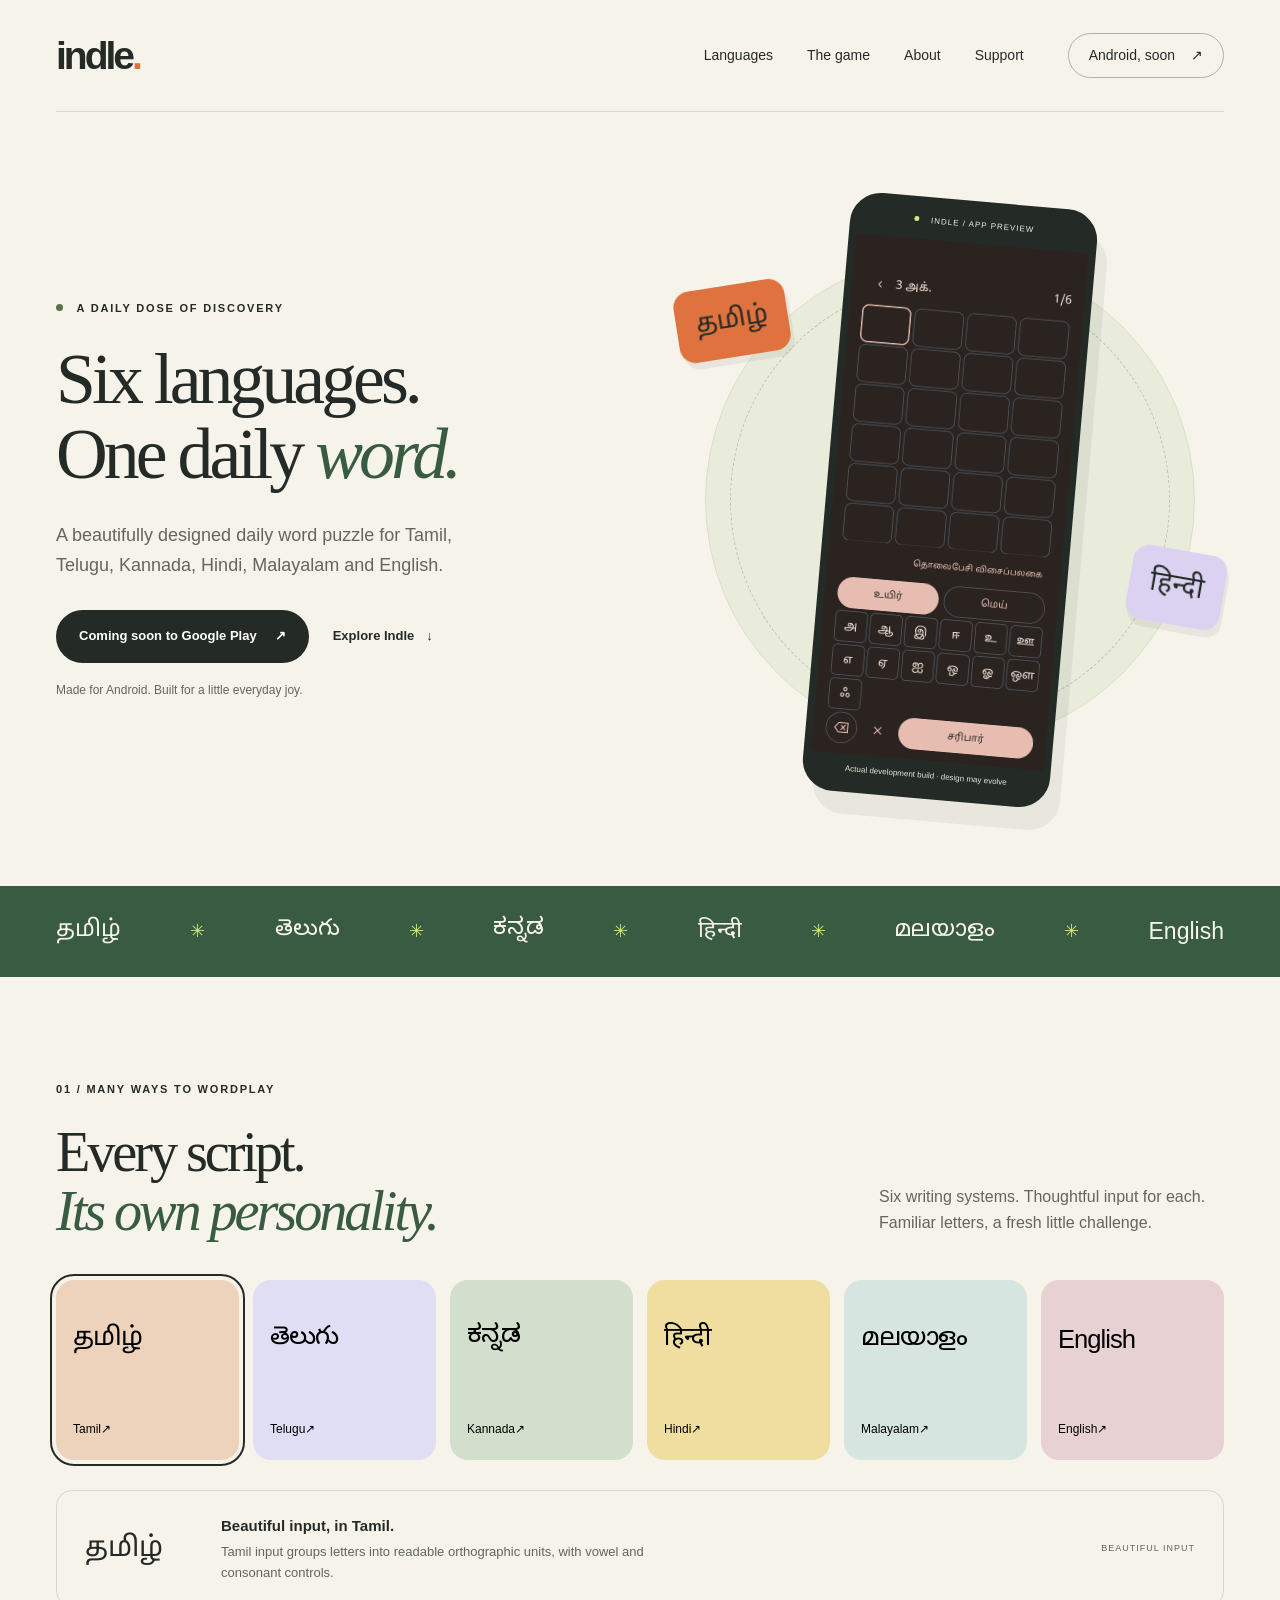
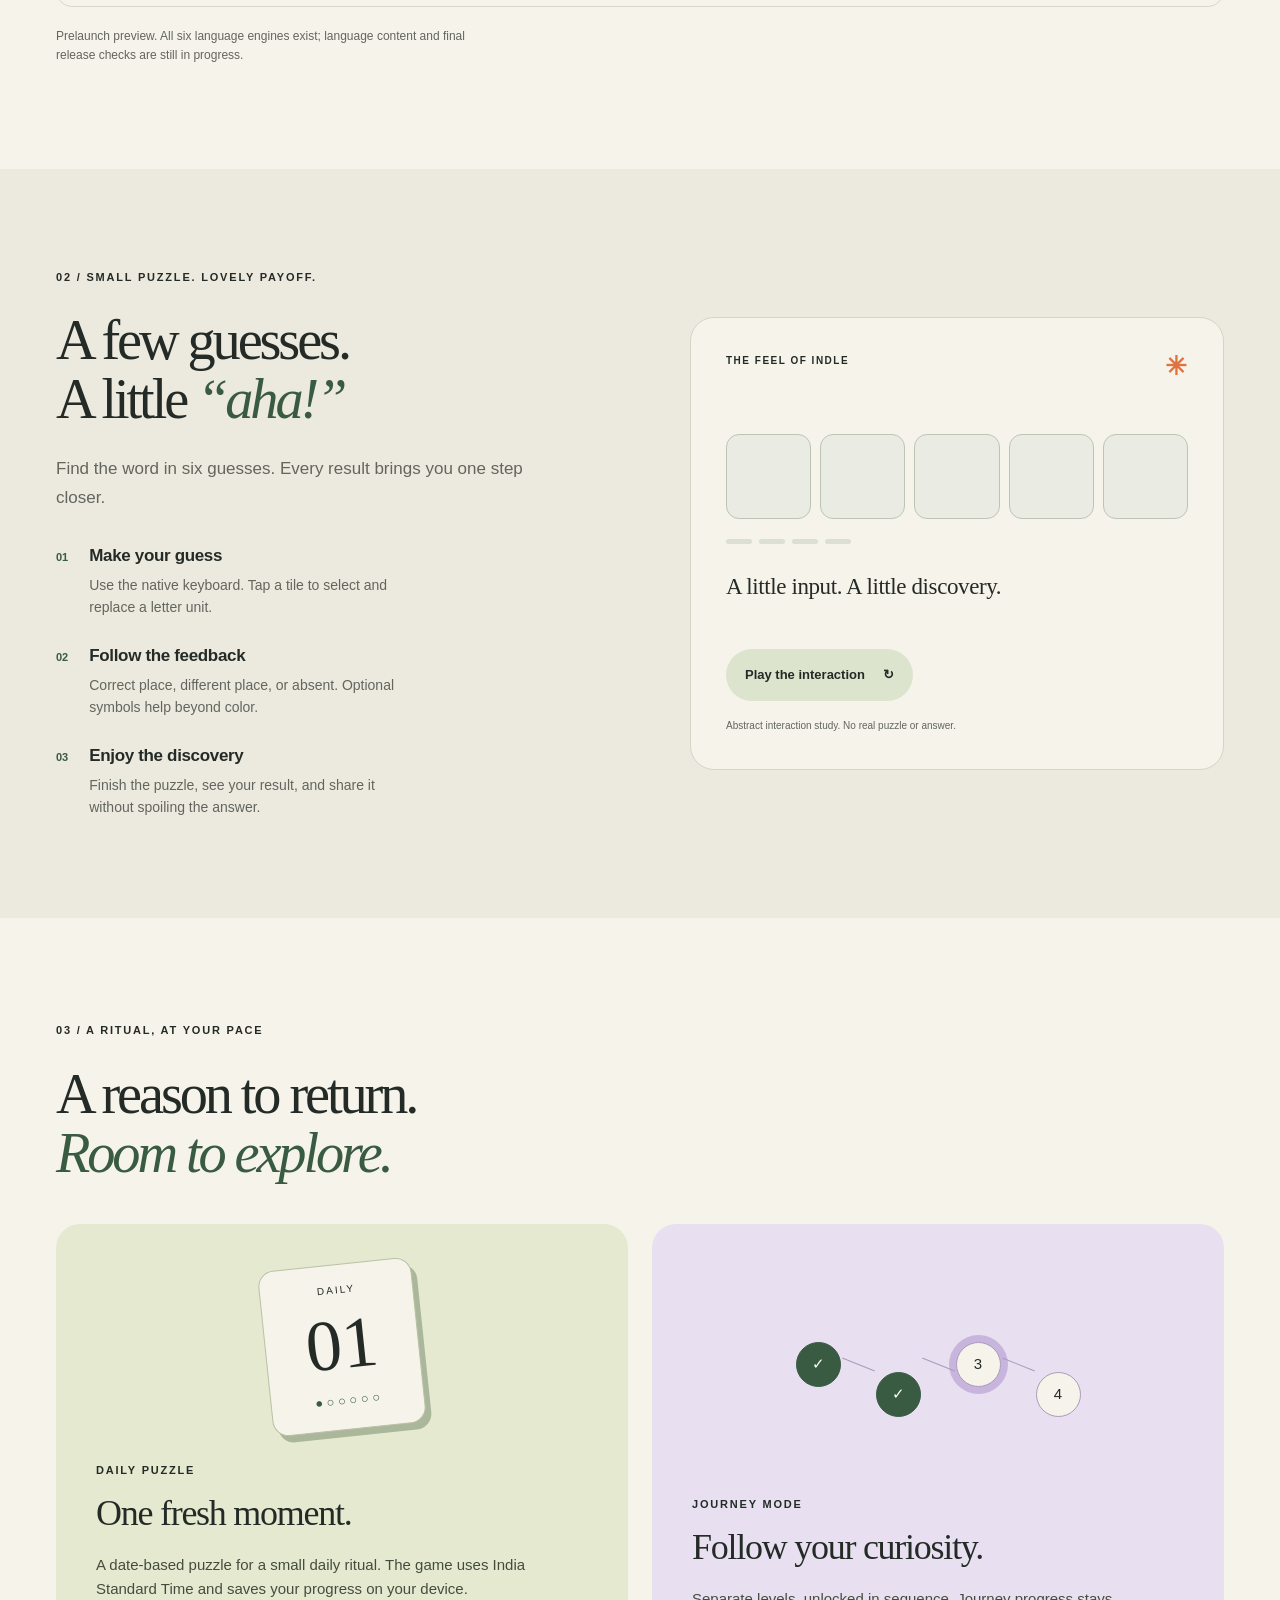
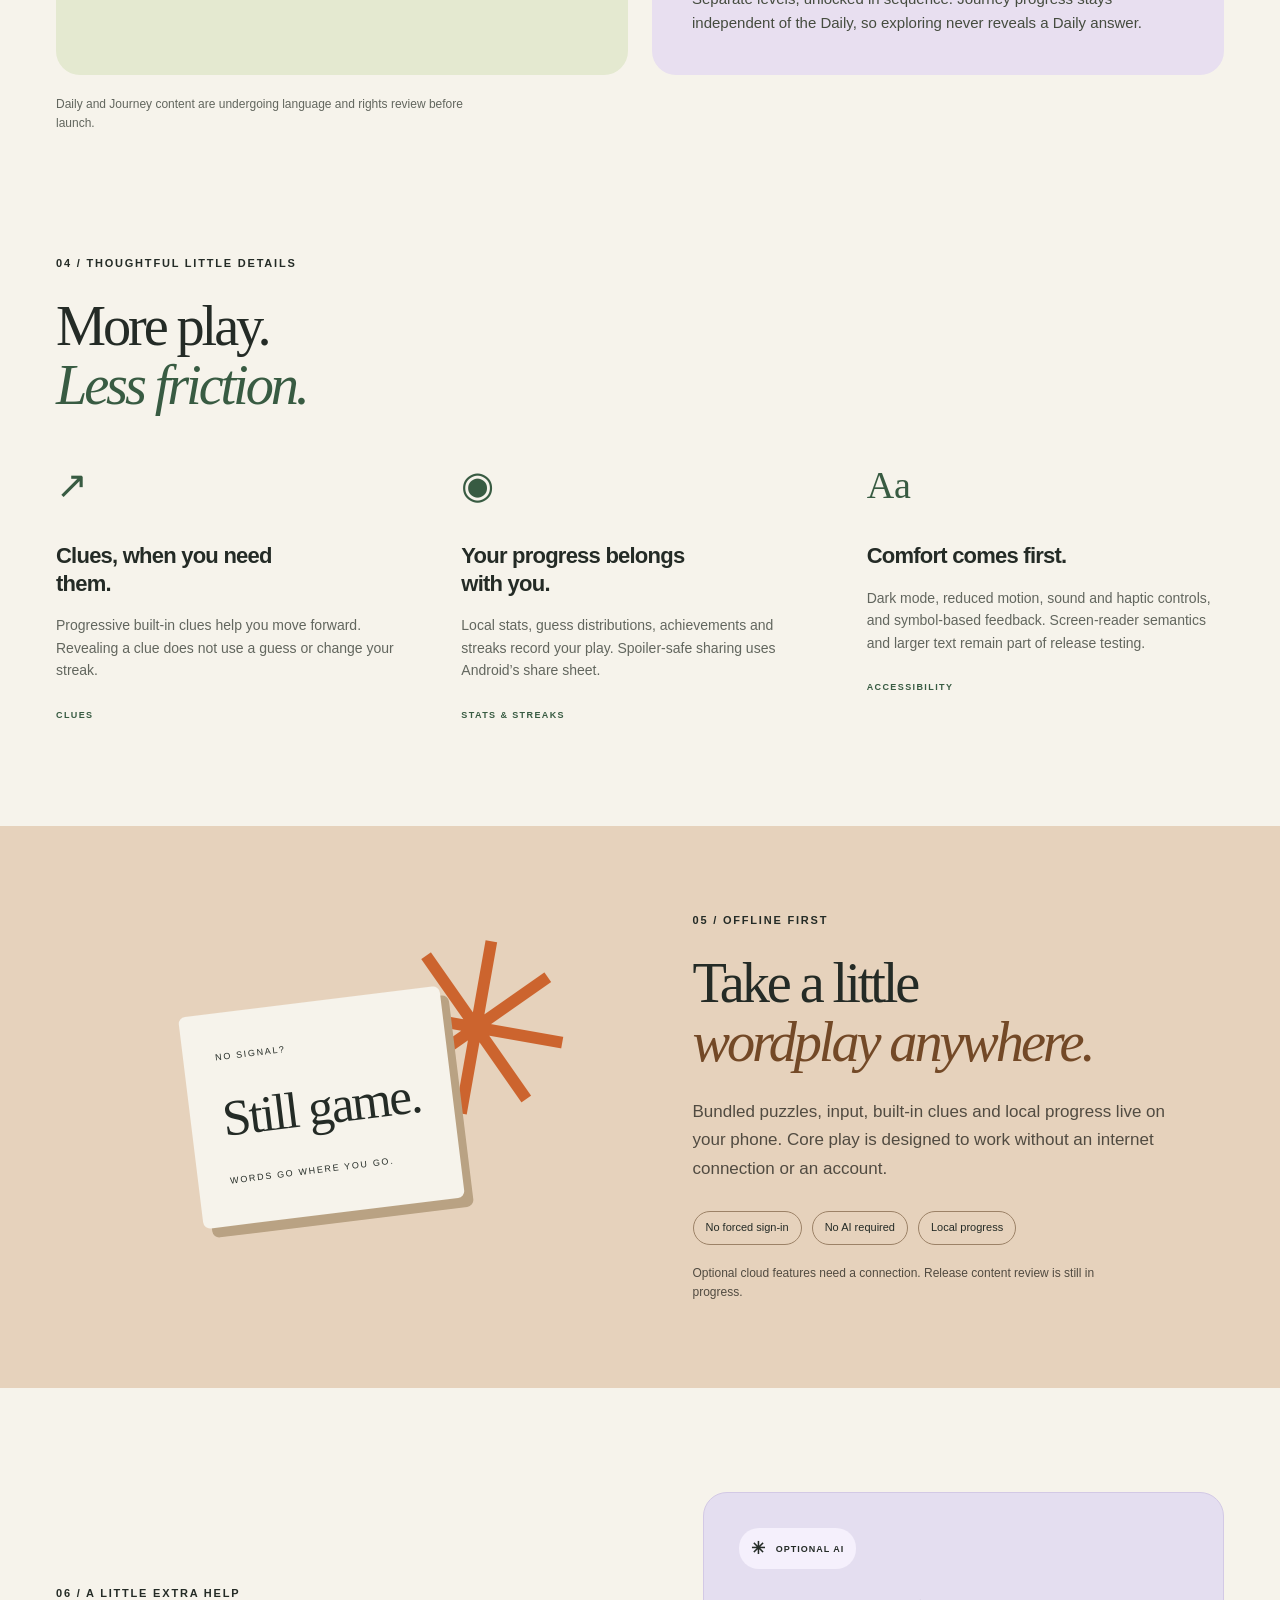
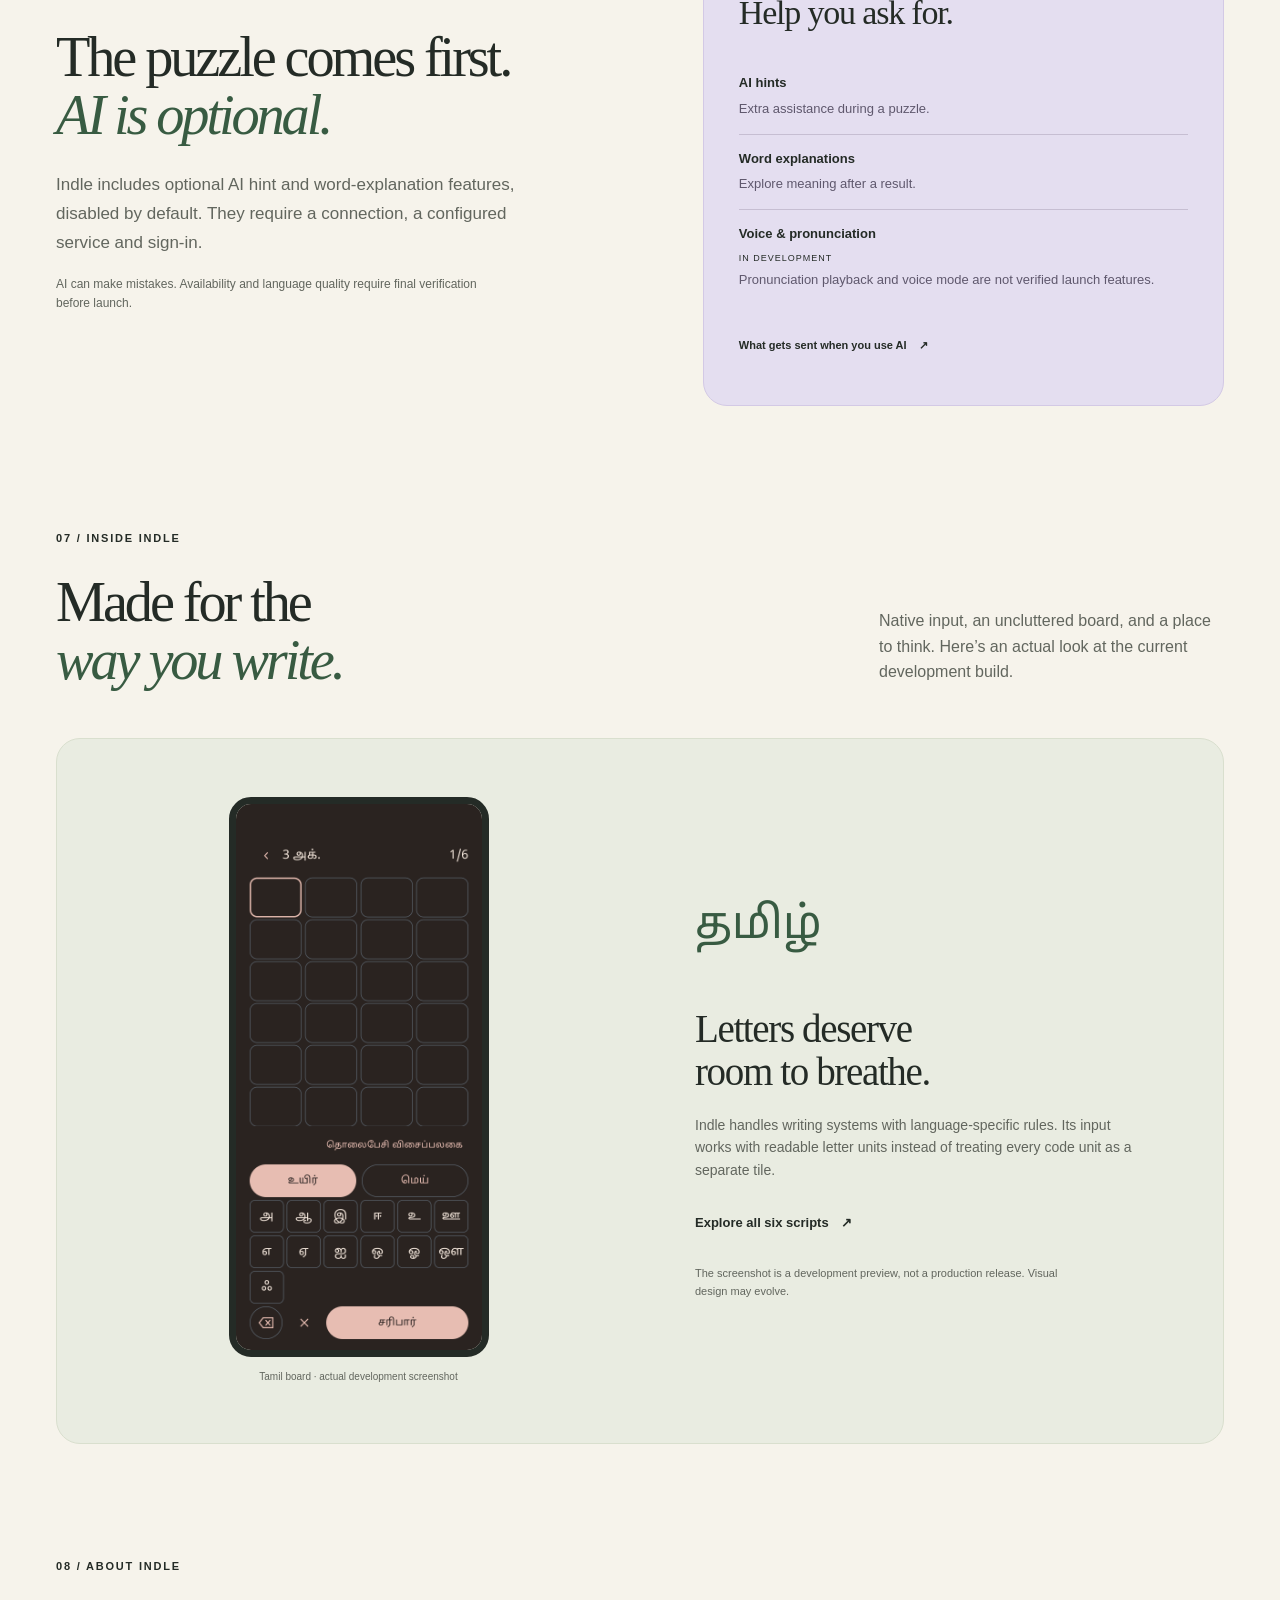
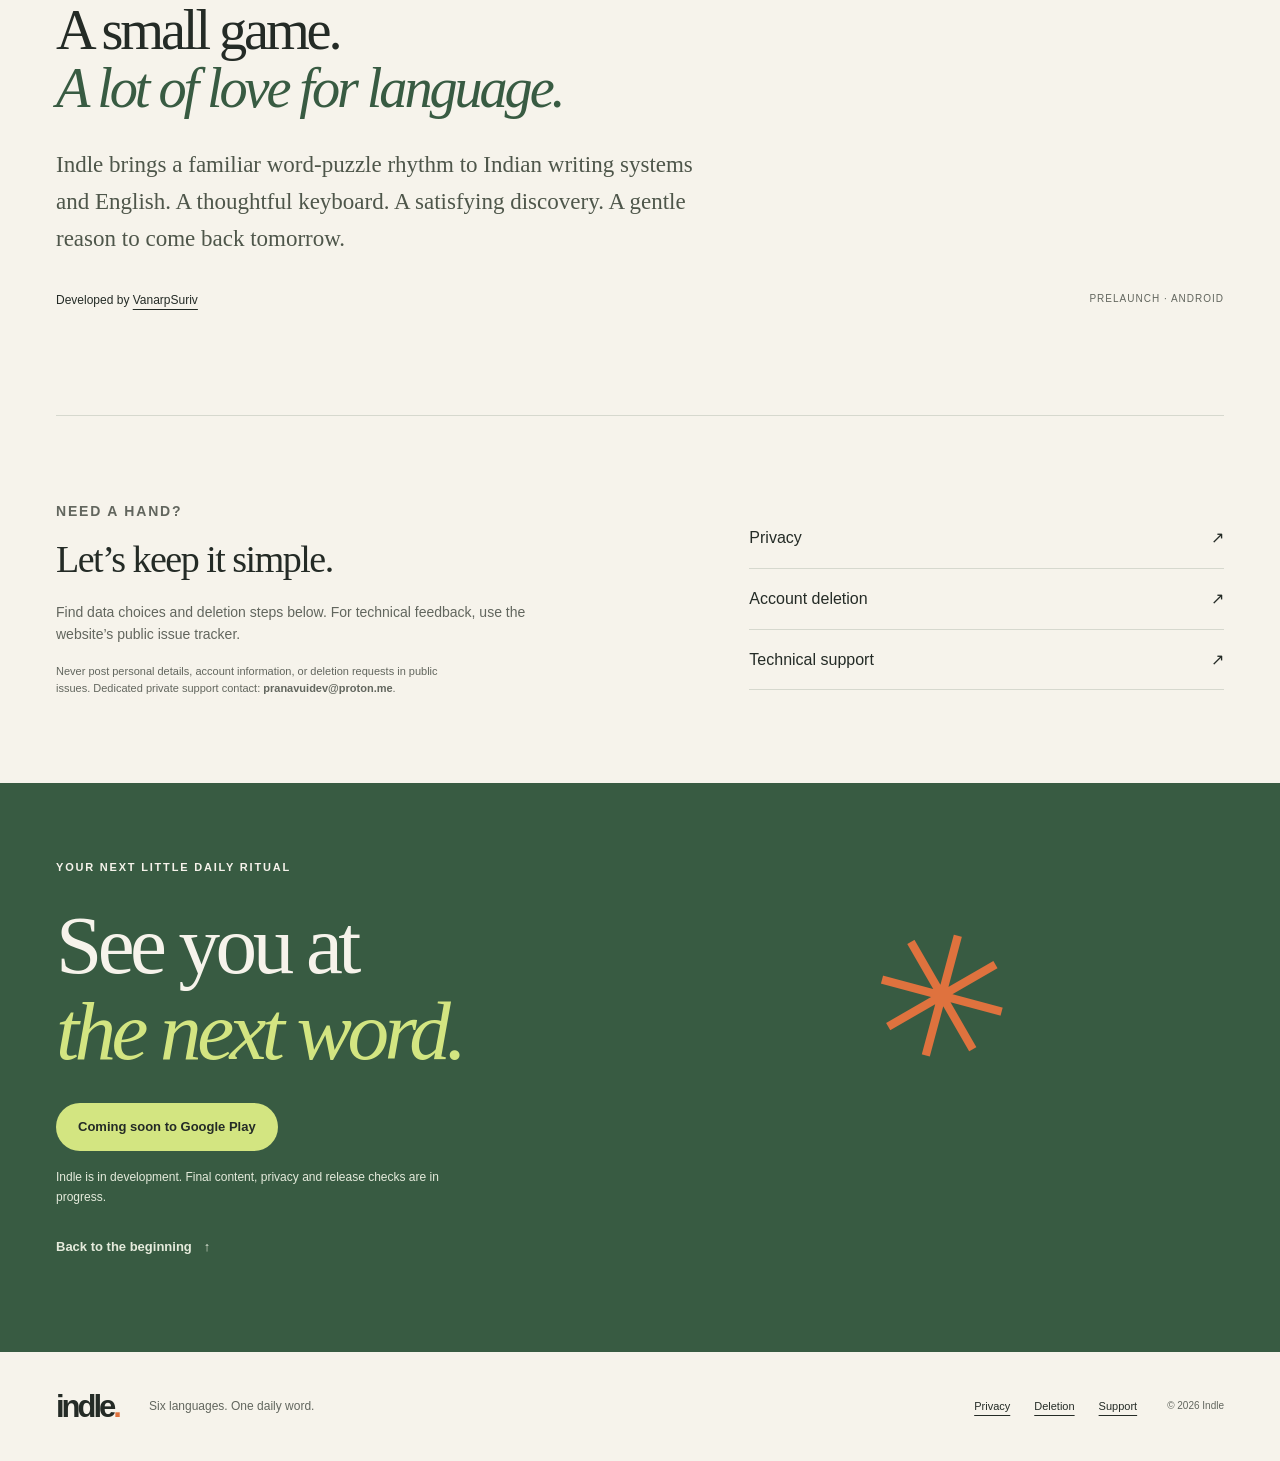
<file: index.html>
<!doctype html>
<html lang="en">
<head>
  <meta charset="utf-8">
  <meta name="viewport" content="width=device-width, initial-scale=1">
  <meta name="theme-color" content="#f6f3eb">
  <title>Indle — Daily Word Puzzle</title>
  <meta name="description" content="Six languages. One daily word. Meet Indle, an offline-first Android word puzzle for Tamil, Telugu, Kannada, Hindi, Malayalam and English. Coming soon.">
  <link rel="canonical" href="https://vanarpsuriv.github.io/Indle-site/">
  <meta property="og:type" content="website">
  <meta property="og:title" content="Indle — Daily Word Puzzle">
  <meta property="og:description" content="A little wordplay. A little discovery. Six languages, one daily ritual. Coming soon to Google Play.">
  <meta property="og:url" content="https://vanarpsuriv.github.io/Indle-site/">
  <meta property="og:image" content="https://vanarpsuriv.github.io/Indle-site/assets/social-card.png">
  <meta property="og:image:alt" content="Indle. Six languages. One daily word.">
  <meta name="twitter:card" content="summary_large_image">
  <meta name="twitter:title" content="Indle — Daily Word Puzzle">
  <meta name="twitter:description" content="Six languages. One daily word. Coming soon to Google Play.">
  <meta name="twitter:image" content="https://vanarpsuriv.github.io/Indle-site/assets/social-card.png">
  <link rel="icon" href="assets/favicon.svg" type="image/svg+xml">
  <link rel="stylesheet" href="styles.css">
  <script src="site.js" defer></script>
</head>
<body>
  <a class="skip" href="#main">Skip to content</a>
  <header class="header wrap">
    <a class="wordmark" href="./" aria-label="Indle home">indle<span class="brand-dot">.</span></a>
    <details class="navigation" open>
      <summary>Menu <span aria-hidden="true">+</span></summary>
      <nav aria-label="Main navigation">
        <a href="#languages">Languages</a><a href="#how-it-works">The game</a><a href="#about">About</a><a href="#support">Support</a>
      </nav>
    </details>
    <a class="nav-cta" href="#android">Android, soon <span aria-hidden="true">↗</span></a>
  </header>
  <main id="main">
    <section class="hero wrap" aria-labelledby="hero-title">
      <div class="hero-copy">
        <p class="eyebrow"><span class="status-dot"></span> A DAILY DOSE OF DISCOVERY</p>
        <h1 id="hero-title">Six languages.<br>One daily <em>word.</em></h1>
        <p class="hero-description">A beautifully designed daily word puzzle for Tamil, Telugu, Kannada, Hindi, Malayalam and English.</p>
        <div class="hero-actions"><a class="button dark" href="#android">Coming soon to Google Play <span aria-hidden="true">↗</span></a><a class="text-link" href="#languages">Explore Indle <span aria-hidden="true">↓</span></a></div>
        <p class="fine">Made for Android. Built for a little everyday joy.</p>
      </div>
      <div class="hero-art">
        <div class="art-ring" aria-hidden="true"></div>
        <div class="script-sticker tamil" lang="ta">தமிழ்</div>
        <div class="script-sticker hindi" lang="hi">हिन्दी</div>
        <figure class="phone-preview">
          <div class="phone-label"><span class="status-dot"></span> INDLE / APP PREVIEW</div>
          <img src="assets/app-board.png" width="1080" height="2400" alt="Actual Indle development build in dark mode, showing an empty Tamil puzzle board and native Tamil keyboard." fetchpriority="high">
          <figcaption>Actual development build · design may evolve</figcaption>
        </figure>
      </div>
    </section>
    <div class="script-ribbon" aria-label="The six Indle languages"><div class="wrap ribbon-inner"><span lang="ta">தமிழ்</span><span aria-hidden="true">✳</span><span lang="te">తెలుగు</span><span aria-hidden="true">✳</span><span lang="kn">ಕನ್ನಡ</span><span aria-hidden="true">✳</span><span lang="hi">हिन्दी</span><span aria-hidden="true">✳</span><span lang="ml">മലയാളം</span><span aria-hidden="true">✳</span><span>English</span></div></div>

    <section class="section wrap" id="languages" aria-labelledby="languages-title">
      <div class="section-heading"><p class="eyebrow">01 / MANY WAYS TO WORDPLAY</p><div class="heading-row"><h2 id="languages-title">Every script.<br><em>Its own personality.</em></h2><p>Six writing systems. Thoughtful input for each. Familiar letters, a fresh little challenge.</p></div></div>
      <div class="language-grid" aria-label="Select a language to explore its writing system">
        <button class="language-card lang-ta" data-language="Tamil" data-script="தமிழ்" data-lang="ta" data-description="Tamil input groups letters into readable orthographic units, with vowel and consonant controls." aria-pressed="true"><span class="native" lang="ta">தமிழ்</span><span class="language-name">Tamil <span aria-hidden="true">↗</span></span></button>
        <button class="language-card lang-te" data-language="Telugu" data-script="తెలుగు" data-lang="te" data-description="Telugu has its own script rules and custom input, keeping each writing system distinct." aria-pressed="false"><span class="native" lang="te">తెలుగు</span><span class="language-name">Telugu <span aria-hidden="true">↗</span></span></button>
        <button class="language-card lang-kn" data-language="Kannada" data-script="ಕನ್ನಡ" data-lang="kn" data-description="Kannada uses a dedicated script engine and language-specific keyboard." aria-pressed="false"><span class="native" lang="kn">ಕನ್ನಡ</span><span class="language-name">Kannada <span aria-hidden="true">↗</span></span></button>
        <button class="language-card lang-hi" data-language="Hindi" data-script="हिन्दी" data-lang="hi" data-description="Hindi input follows Devanagari writing rules rather than counting raw code units as letters." aria-pressed="false"><span class="native" lang="hi">हिन्दी</span><span class="language-name">Hindi <span aria-hidden="true">↗</span></span></button>
        <button class="language-card lang-ml" data-language="Malayalam" data-script="മലയാളം" data-lang="ml" data-description="Malayalam has independent script rules and native input designed around its writing system." aria-pressed="false"><span class="native" lang="ml">മലയാളം</span><span class="language-name">Malayalam <span aria-hidden="true">↗</span></span></button>
        <button class="language-card lang-en" data-language="English" data-script="English" data-lang="en" data-description="English uses familiar QWERTY input and the same six-guess puzzle rhythm." aria-pressed="false"><span class="native">English</span><span class="language-name">English <span aria-hidden="true">↗</span></span></button>
      </div>
      <div class="language-detail"><span id="selected-script" lang="ta">தமிழ்</span><div aria-live="polite" aria-atomic="true"><strong id="selected-language">Beautiful input, in Tamil.</strong><p id="language-description">Tamil input groups letters into readable orthographic units, with vowel and consonant controls.</p></div><span class="detail-tag">BEAUTIFUL INPUT</span></div>
      <p class="fine launch-note">Prelaunch preview. All six language engines exist; language content and final release checks are still in progress.</p>
    </section>

    <section class="play-section" id="how-it-works" aria-labelledby="how-title"><div class="wrap play-layout">
      <div><p class="eyebrow">02 / SMALL PUZZLE. LOVELY PAYOFF.</p><h2 id="how-title">A few guesses.<br>A little <em>“aha!”</em></h2><p class="section-intro">Find the word in six guesses. Every result brings you one step closer.</p><ol class="steps"><li><span>01</span><div><h3>Make your guess</h3><p>Use the native keyboard. Tap a tile to select and replace a letter unit.</p></div></li><li><span>02</span><div><h3>Follow the feedback</h3><p>Correct place, different place, or absent. Optional symbols help beyond color.</p></div></li><li><span>03</span><div><h3>Enjoy the discovery</h3><p>Finish the puzzle, see your result, and share it without spoiling the answer.</p></div></li></ol></div>
      <div class="interaction-card"><div class="card-top"><span>THE FEEL OF INDLE</span><span aria-hidden="true">✳</span></div><div class="demo-tiles" aria-hidden="true"><span></span><span></span><span></span><span></span><span></span></div><div class="demo-progress" aria-hidden="true"><span></span><span></span><span></span><span></span></div><div class="confetti" aria-hidden="true"></div><p class="demo-state" id="demo-state" aria-live="polite">A little input. A little discovery.</p><button class="button demo-button" id="replay">Play the interaction <span aria-hidden="true">↻</span></button><p class="fine">Abstract interaction study. No real puzzle or answer.</p></div>
    </div></section>

    <section class="section wrap" aria-labelledby="modes-title"><p class="eyebrow">03 / A RITUAL, AT YOUR PACE</p><h2 id="modes-title">A reason to return.<br><em>Room to explore.</em></h2><div class="mode-grid">
      <article class="mode-card daily" id="daily"><div class="mode-illustration calendar" aria-hidden="true"><span>DAILY</span><strong>01</strong><div>● ○ ○ ○ ○ ○</div></div><p class="eyebrow">DAILY PUZZLE</p><h3>One fresh moment.</h3><p>A date-based puzzle for a small daily ritual. The game uses India Standard Time and saves your progress on your device.</p></article>
      <article class="mode-card journey" id="journey"><div class="mode-illustration journey-path" aria-hidden="true"><i>✓</i><span></span><i>✓</i><span></span><i>3</i><span></span><i>4</i></div><p class="eyebrow">JOURNEY MODE</p><h3>Follow your curiosity.</h3><p>Separate levels, unlocked in sequence. Journey progress stays independent of the Daily, so exploring never reveals a Daily answer.</p></article>
    </div><p class="fine launch-note">Daily and Journey content are undergoing language and rights review before launch.</p></section>

    <section class="section wrap feature-section" aria-labelledby="features-title"><div class="section-heading"><p class="eyebrow">04 / THOUGHTFUL LITTLE DETAILS</p><h2 id="features-title">More play.<br><em>Less friction.</em></h2></div><div class="feature-grid">
      <article class="feature"><div class="feature-symbol" aria-hidden="true">↗</div><h3>Clues, when you need them.</h3><p>Progressive built-in clues help you move forward. Revealing a clue does not use a guess or change your streak.</p><span class="feature-label">CLUES</span></article>
      <article class="feature"><div class="feature-symbol" aria-hidden="true">◉</div><h3>Your progress belongs with you.</h3><p>Local stats, guess distributions, achievements and streaks record your play. Spoiler-safe sharing uses Android’s share sheet.</p><span class="feature-label">STATS &amp; STREAKS</span></article>
      <article class="feature"><div class="feature-symbol" aria-hidden="true">Aa</div><h3>Comfort comes first.</h3><p>Dark mode, reduced motion, sound and haptic controls, and symbol-based feedback. Screen-reader semantics and larger text remain part of release testing.</p><span class="feature-label">ACCESSIBILITY</span></article>
    </div></section>

    <section class="offline-section" id="offline" aria-labelledby="offline-title"><div class="wrap offline-layout"><div class="offline-art" aria-hidden="true"><div class="sun">✳</div><div class="offline-note"><span>NO SIGNAL?</span><strong>Still game.</strong><span>WORDS GO WHERE YOU GO.</span></div></div><div><p class="eyebrow">05 / OFFLINE FIRST</p><h2 id="offline-title">Take a little<br><em>wordplay anywhere.</em></h2><p class="section-intro">Bundled puzzles, input, built-in clues and local progress live on your phone. Core play is designed to work without an internet connection or an account.</p><div class="offline-facts"><span>No forced sign-in</span><span>No AI required</span><span>Local progress</span></div><p class="fine">Optional cloud features need a connection. Release content review is still in progress.</p></div></div></section>

    <section class="section wrap" id="ai" aria-labelledby="ai-title"><div class="ai-layout"><div><p class="eyebrow">06 / A LITTLE EXTRA HELP</p><h2 id="ai-title">The puzzle comes first.<br><em>AI is optional.</em></h2><p class="section-intro">Indle includes optional AI hint and word-explanation features, disabled by default. They require a connection, a configured service and sign-in.</p><p class="fine">AI can make mistakes. Availability and language quality require final verification before launch.</p></div><div class="ai-card"><div class="ai-chip"><span aria-hidden="true">✳</span> OPTIONAL AI</div><h3>Help you ask for.</h3><ul><li><strong>AI hints</strong><span>Extra assistance during a puzzle.</span></li><li><strong>Word explanations</strong><span>Explore meaning after a result.</span></li><li id="voice"><strong>Voice &amp; pronunciation <span class="small-badge">IN DEVELOPMENT</span></strong><span>Pronunciation playback and voice mode are not verified launch features.</span></li></ul><a class="text-link" href="privacy.html#app-ai">What gets sent when you use AI <span aria-hidden="true">↗</span></a></div></div></section>

    <section class="section wrap screenshots" id="screenshots" aria-labelledby="screens-title"><div class="heading-row"><div><p class="eyebrow">07 / INSIDE INDLE</p><h2 id="screens-title">Made for the<br><em>way you write.</em></h2></div><p>Native input, an uncluttered board, and a place to think. Here’s an actual look at the current development build.</p></div><div class="screenshot-layout"><figure><a href="assets/app-board.png" aria-label="Open full-size screenshot of the Tamil board"><img src="assets/app-board.png" width="1080" height="2400" alt="Empty Tamil board with six rows, selected tile outline, and Tamil vowel keyboard in Indle’s dark mode." loading="lazy" decoding="async"></a><figcaption>Tamil board · actual development screenshot</figcaption></figure><div class="screenshot-notes"><span class="big-script" lang="ta">தமிழ்</span><h3>Letters deserve<br>room to breathe.</h3><p>Indle handles writing systems with language-specific rules. Its input works with readable letter units instead of treating every code unit as a separate tile.</p><a class="text-link" href="#languages">Explore all six scripts <span aria-hidden="true">↗</span></a><p class="fine">The screenshot is a development preview, not a production release. Visual design may evolve.</p></div></div></section>

    <section class="section wrap about" id="about" aria-labelledby="about-title"><p class="eyebrow">08 / ABOUT INDLE</p><h2 id="about-title">A small game.<br><em>A lot of love for language.</em></h2><p class="about-copy">Indle brings a familiar word-puzzle rhythm to Indian writing systems and English. A thoughtful keyboard. A satisfying discovery. A gentle reason to come back tomorrow.</p><div class="about-bottom"><span>Developed by <a href="https://github.com/VanarpSuriv">VanarpSuriv</a></span><span class="prelaunch">PRELAUNCH · ANDROID</span></div></section>

    <section class="support-section wrap" id="support" aria-labelledby="support-title"><div><p class="eyebrow">NEED A HAND?</p><h2 id="support-title">Let’s keep it simple.</h2><p>Find data choices and deletion steps below. For technical feedback, use the website’s public issue tracker.</p><p class="fine">Never post personal details, account information, or deletion requests in public issues. Dedicated private support contact: <strong>pranavuidev@proton.me</strong>.</p></div><div class="support-links"><a href="privacy.html">Privacy <span aria-hidden="true">↗</span></a><a href="account-deletion.html">Account deletion <span aria-hidden="true">↗</span></a><a href="https://github.com/VanarpSuriv/Indle-site/issues">Technical support <span aria-hidden="true">↗</span></a></div></section>

    <section class="android-section" id="android" aria-labelledby="android-title"><div class="wrap"><p class="eyebrow">YOUR NEXT LITTLE DAILY RITUAL</p><h2 id="android-title">See you at<br><em>the next word.</em><span aria-hidden="true">✳</span></h2><p class="launch-pill">Coming soon to Google Play</p><p>Indle is in development. Final content, privacy and release checks are in progress.</p><a class="text-link" href="#main">Back to the beginning <span aria-hidden="true">↑</span></a></div></section>
  </main>
  <footer class="wrap footer"><a class="wordmark" href="./" aria-label="Indle home">indle<span class="brand-dot">.</span></a><p>Six languages. One daily word.</p><nav aria-label="Footer navigation"><a href="privacy.html">Privacy</a><a href="account-deletion.html">Deletion</a><a href="#support">Support</a></nav><span class="fine">© 2026 Indle</span></footer>
</body>
</html>
</file>
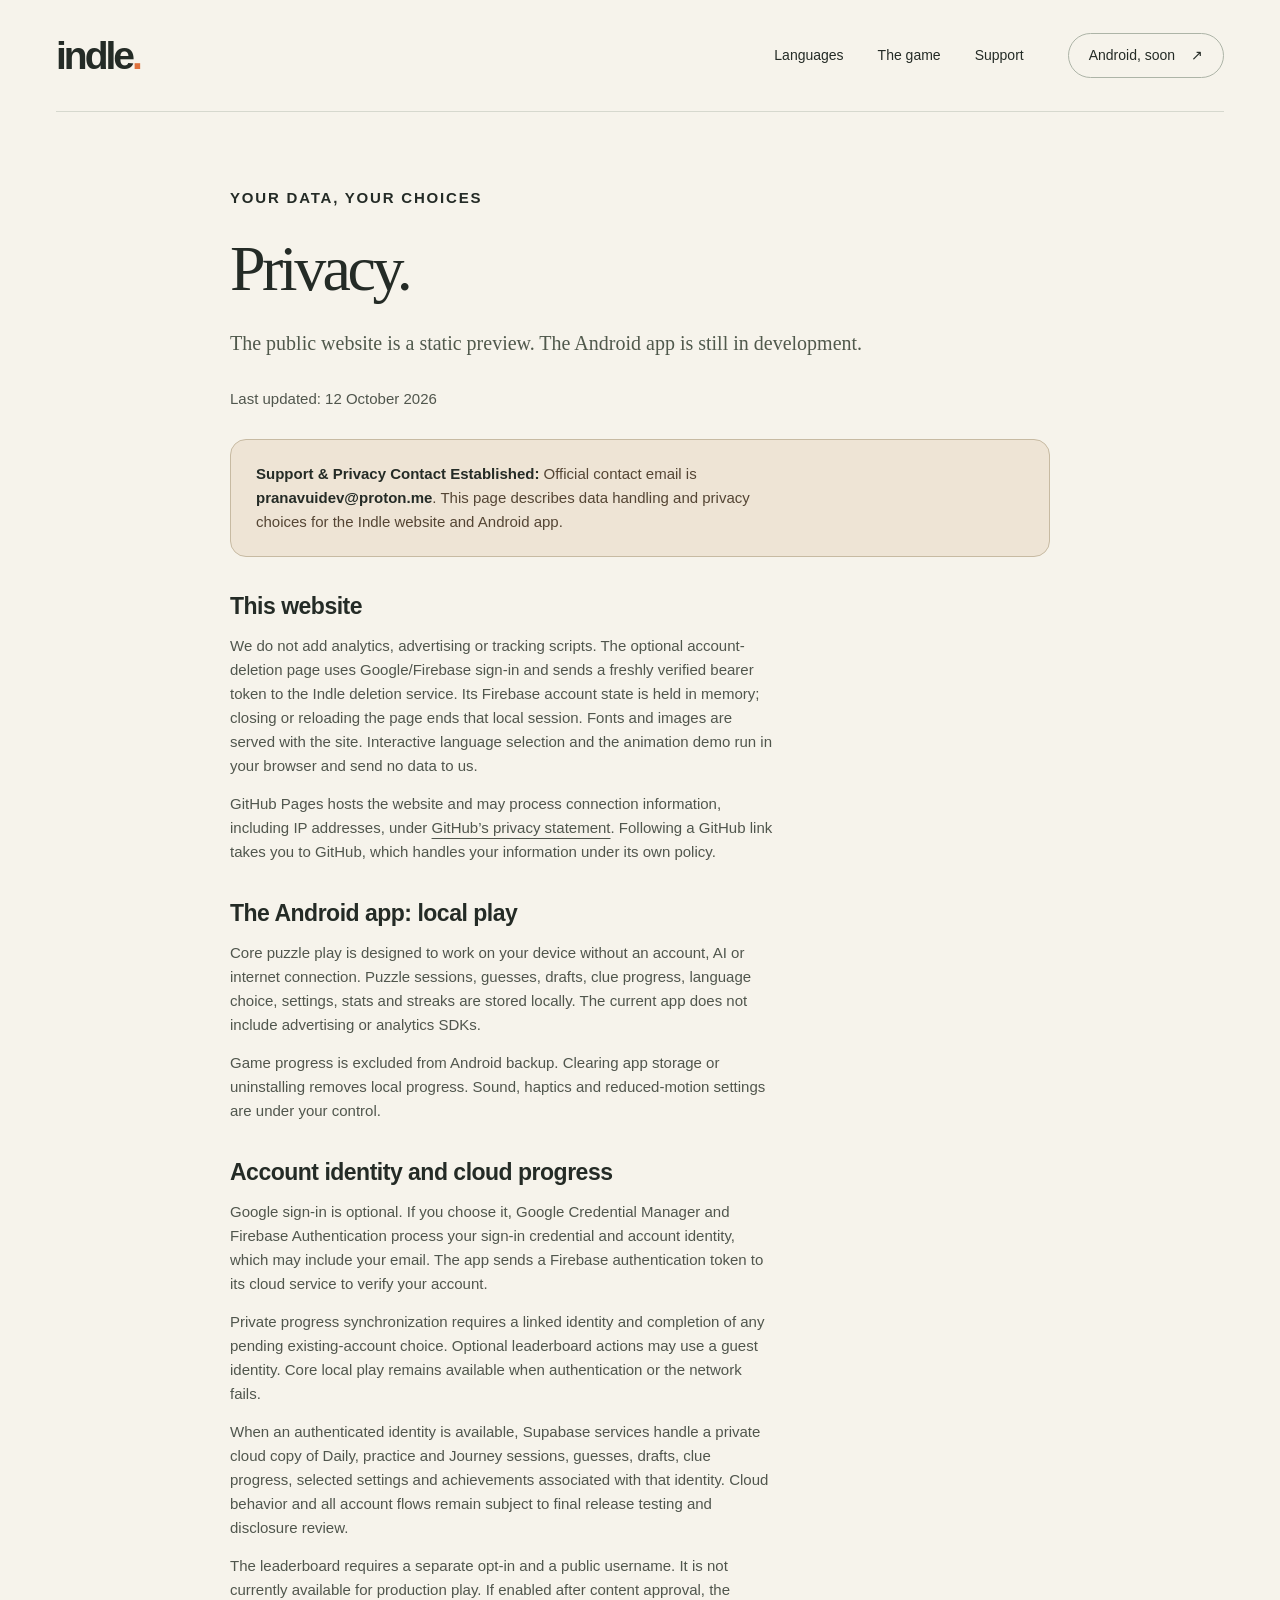
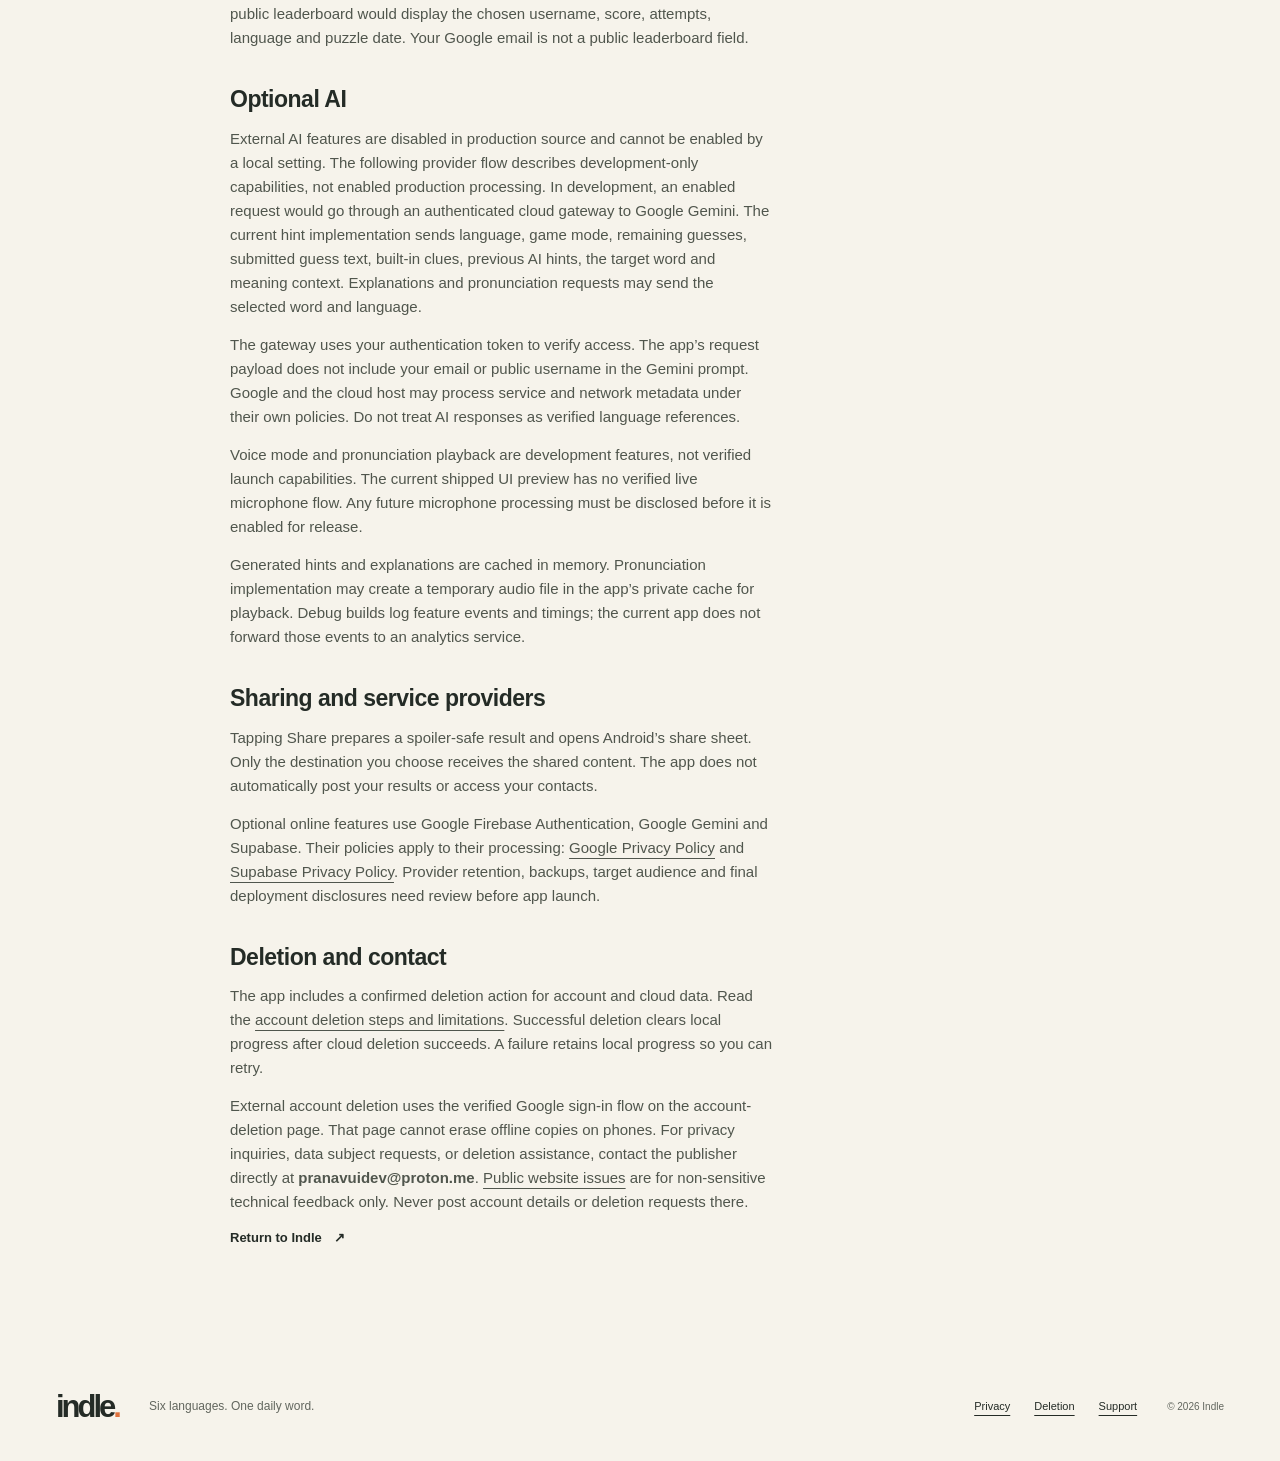
<file: privacy.html>
<!doctype html>
<html lang="en"><head><meta charset="utf-8"><meta name="viewport" content="width=device-width, initial-scale=1"><meta name="theme-color" content="#f6f3eb"><title>Privacy — Indle</title><meta name="description" content="How the Indle preview website and the Android app handle data, optional cloud features and AI."><link rel="canonical" href="https://vanarpsuriv.github.io/Indle-site/privacy.html"><link rel="icon" href="assets/favicon.svg" type="image/svg+xml"><link rel="stylesheet" href="styles.css"><script src="site.js" defer></script></head>
<body><a class="skip" href="#main">Skip to content</a><header class="header wrap"><a class="wordmark" href="./" aria-label="Indle home">indle<span class="brand-dot">.</span></a><details class="navigation" open><summary>Menu <span aria-hidden="true">+</span></summary><nav aria-label="Main navigation"><a href="index.html#languages">Languages</a><a href="index.html#how-it-works">The game</a><a href="index.html#support">Support</a></nav></details><a class="nav-cta" href="index.html#android">Android, soon <span aria-hidden="true">↗</span></a></header>
<main id="main" class="wrap legal"><p class="eyebrow">YOUR DATA, YOUR CHOICES</p><h1>Privacy.</h1><p class="lead">The public website is a static preview. The Android app is still in development.</p><p class="fine">Last updated: 12 October 2026</p>
<div class="notice"><p><strong>Support &amp; Privacy Contact Established:</strong> Official contact email is <strong>pranavuidev@proton.me</strong>. This page describes data handling and privacy choices for the Indle website and Android app.</p></div>
<h2>This website</h2><p>We do not add analytics, advertising or tracking scripts. The optional account-deletion page uses Google/Firebase sign-in and sends a freshly verified bearer token to the Indle deletion service. Its Firebase account state is held in memory; closing or reloading the page ends that local session. Fonts and images are served with the site. Interactive language selection and the animation demo run in your browser and send no data to us.</p><p>GitHub Pages hosts the website and may process connection information, including IP addresses, under <a href="https://docs.github.com/en/site-policy/privacy-policies/github-general-privacy-statement">GitHub’s privacy statement</a>. Following a GitHub link takes you to GitHub, which handles your information under its own policy.</p>
<h2>The Android app: local play</h2><p>Core puzzle play is designed to work on your device without an account, AI or internet connection. Puzzle sessions, guesses, drafts, clue progress, language choice, settings, stats and streaks are stored locally. The current app does not include advertising or analytics SDKs.</p><p>Game progress is excluded from Android backup. Clearing app storage or uninstalling removes local progress. Sound, haptics and reduced-motion settings are under your control.</p>
<h2>Account identity and cloud progress</h2><p>Google sign-in is optional. If you choose it, Google Credential Manager and Firebase Authentication process your sign-in credential and account identity, which may include your email. The app sends a Firebase authentication token to its cloud service to verify your account.</p><p>Private progress synchronization requires a linked identity and completion of any pending existing-account choice. Optional leaderboard actions may use a guest identity. Core local play remains available when authentication or the network fails.</p><p>When an authenticated identity is available, Supabase services handle a private cloud copy of Daily, practice and Journey sessions, guesses, drafts, clue progress, selected settings and achievements associated with that identity. Cloud behavior and all account flows remain subject to final release testing and disclosure review.</p><p>The leaderboard requires a separate opt-in and a public username. It is not currently available for production play. If enabled after content approval, the public leaderboard would display the chosen username, score, attempts, language and puzzle date. Your Google email is not a public leaderboard field.</p>
<h2 id="app-ai">Optional AI</h2><p>External AI features are disabled in production source and cannot be enabled by a local setting. The following provider flow describes development-only capabilities, not enabled production processing. In development, an enabled request would go through an authenticated cloud gateway to Google Gemini. The current hint implementation sends language, game mode, remaining guesses, submitted guess text, built-in clues, previous AI hints, the target word and meaning context. Explanations and pronunciation requests may send the selected word and language.</p><p>The gateway uses your authentication token to verify access. The app’s request payload does not include your email or public username in the Gemini prompt. Google and the cloud host may process service and network metadata under their own policies. Do not treat AI responses as verified language references.</p><p>Voice mode and pronunciation playback are development features, not verified launch capabilities. The current shipped UI preview has no verified live microphone flow. Any future microphone processing must be disclosed before it is enabled for release.</p><p>Generated hints and explanations are cached in memory. Pronunciation implementation may create a temporary audio file in the app’s private cache for playback. Debug builds log feature events and timings; the current app does not forward those events to an analytics service.</p>
<h2>Sharing and service providers</h2><p>Tapping Share prepares a spoiler-safe result and opens Android’s share sheet. Only the destination you choose receives the shared content. The app does not automatically post your results or access your contacts.</p><p>Optional online features use Google Firebase Authentication, Google Gemini and Supabase. Their policies apply to their processing: <a href="https://policies.google.com/privacy">Google Privacy Policy</a> and <a href="https://supabase.com/privacy">Supabase Privacy Policy</a>. Provider retention, backups, target audience and final deployment disclosures need review before app launch.</p>
<h2>Deletion and contact</h2><p>The app includes a confirmed deletion action for account and cloud data. Read the <a href="account-deletion.html">account deletion steps and limitations</a>. Successful deletion clears local progress after cloud deletion succeeds. A failure retains local progress so you can retry.</p><p>External account deletion uses the verified Google sign-in flow on the account-deletion page. That page cannot erase offline copies on phones. For privacy inquiries, data subject requests, or deletion assistance, contact the publisher directly at <strong>pranavuidev@proton.me</strong>. <a href="https://github.com/VanarpSuriv/Indle-site/issues">Public website issues</a> are for non-sensitive technical feedback only. Never post account details or deletion requests there.</p><a class="text-link" href="index.html">Return to Indle <span aria-hidden="true">↗</span></a></main>
<footer class="wrap footer"><a class="wordmark" href="./" aria-label="Indle home">indle<span class="brand-dot">.</span></a><p>Six languages. One daily word.</p><nav aria-label="Footer navigation"><a href="privacy.html">Privacy</a><a href="account-deletion.html">Deletion</a><a href="index.html#support">Support</a></nav><span class="fine">© 2026 Indle</span></footer></body></html>
</file>
<file: styles.css>
@font-face{font-family:Noto Tamil;src:url('assets/fonts/noto_sans_tamil.ttf') format('truetype');font-display:swap}
@font-face{font-family:Noto Telugu;src:url('assets/fonts/noto_sans_telugu.ttf') format('truetype');font-display:swap}
@font-face{font-family:Noto Kannada;src:url('assets/fonts/noto_sans_kannada.ttf') format('truetype');font-display:swap}
@font-face{font-family:Noto Hindi;src:url('assets/fonts/noto_sans_devanagari.ttf') format('truetype');font-display:swap}
@font-face{font-family:Noto Malayalam;src:url('assets/fonts/noto_sans_malayalam.ttf') format('truetype');font-display:swap}
:root{--paper:#f6f3eb;--ink:#242b26;--muted:#62665e;--green:#385b42;--line:#d6d8ce;--orange:#df723e;--lavender:#dbd1f0;--lime:#d3e581;--radius:24px}
*{box-sizing:border-box}html{scroll-behavior:smooth;scroll-padding-top:26px}body{margin:0;background:var(--paper);color:var(--ink);font-family:Arial,Helvetica,sans-serif;font-size:16px;line-height:1.6}button,a{-webkit-tap-highlight-color:transparent}button{font:inherit}a{color:inherit;text-underline-offset:5px}button,a,summary{touch-action:manipulation}a:focus-visible,button:focus-visible,summary:focus-visible{outline:3px solid #315fab;outline-offset:6px}button{cursor:pointer}img{display:block;max-width:100%;height:auto}h1,h2,h3,p,figure{margin:0}h1,h2{font-family:Georgia,'Times New Roman',serif;font-weight:400;line-height:1.04;letter-spacing:-.055em}h1{font-size:clamp(58px,5.6vw,88px)}h2{font-size:clamp(44px,4.4vw,64px)}h3{font-size:24px;line-height:1.25;letter-spacing:-.035em}em{font-weight:400}p{max-width:65ch}h1 em,h2 em{color:var(--green)}.wrap{width:min(1280px,calc(100% - 112px));margin-inline:auto}.header{height:112px;display:flex;align-items:center;gap:44px;border-bottom:1px solid var(--line)}.wordmark{font-weight:800;font-size:39px;letter-spacing:-3px;line-height:1;text-decoration:none}.brand-dot{color:var(--orange)}.navigation{margin-left:auto}.navigation summary{display:none}.navigation nav{display:flex;align-items:center;gap:34px}.navigation a,.nav-cta{font-size:14px;text-decoration:none}.navigation a:hover,.text-link:hover{text-decoration:underline}.nav-cta{border:1px solid #adb4a7;border-radius:30px;padding:10px 20px;white-space:nowrap}.nav-cta span{margin-left:12px}.skip{position:absolute;top:12px;left:12px;background:var(--ink);color:white;padding:12px 20px;z-index:10;transform:translateY(-180%)}.skip:focus{transform:none}.eyebrow{font-size:11px;font-weight:700;letter-spacing:1.8px;line-height:1.5;margin-bottom:26px}.status-dot{display:inline-block;width:7px;height:7px;border-radius:50%;background:#527448;margin-right:9px;vertical-align:1px}.hero{display:grid;grid-template-columns:1.08fr 1fr;gap:28px;padding-block:78px 76px;align-items:center;min-height:770px}.hero h1{margin-bottom:30px}.hero-description{font-size:18px;color:var(--muted);line-height:1.65;max-width:425px}.hero-actions{display:flex;align-items:center;gap:24px;margin:30px 0 18px;flex-wrap:wrap}.button{display:inline-flex;align-items:center;justify-content:space-between;gap:18px;border-radius:30px;padding:16px 23px;min-height:52px;text-decoration:none;font-size:13px;font-weight:600;border:0;transition:transform .2s,background .2s}.button:hover{transform:translateY(-2px)}.dark{background:var(--ink);color:white}.dark:hover{background:var(--green)}.text-link{display:inline-flex;align-items:center;gap:12px;text-decoration:none;font-size:13px;font-weight:600;min-height:48px}.fine{font-size:12px;line-height:1.6;color:var(--muted)}.hero-art{position:relative;display:flex;justify-content:center;min-height:620px;align-items:center}.art-ring{position:absolute;width:min(100%,490px);height:490px;border-radius:50%;background:#e9ecdb;transform:rotate(-15deg);border:1px solid #d9e0c7}.art-ring:after{content:'';position:absolute;inset:24px;border-radius:50%;border:1px dashed #b9c5a6}.phone-preview{position:relative;width:248px;border:7px solid var(--ink);border-radius:31px;background:var(--ink);transform:rotate(5deg);box-shadow:12px 22px 0 #242b2610;overflow:hidden}.phone-label{color:#eceee5;font-size:8px;letter-spacing:1px;padding:11px 7px;text-align:center}.phone-label .status-dot{background:var(--lime);height:5px;width:5px}.phone-preview img{border-radius:4px}.phone-preview figcaption{padding:9px 7px;color:#e2e7da;text-align:center;font-size:8px}.script-sticker{position:absolute;z-index:1;border-radius:16px;padding:15px 20px;box-shadow:3px 7px 0 #242b2610}.tamil{left:0;top:95px;transform:rotate(-9deg);background:var(--orange);color:#232b25;font-size:26px}.hindi{right:0;top:360px;transform:rotate(10deg);background:var(--lavender);font-size:28px}.script-ribbon{background:var(--green);color:var(--paper);padding:27px 0}.ribbon-inner{display:flex;align-items:center;justify-content:space-between;gap:14px;font-size:23px}.ribbon-inner>[aria-hidden]{color:var(--lime);font-size:18px}.section{padding-block:104px}.section-heading{margin-bottom:40px}.heading-row{display:flex;align-items:flex-end;justify-content:space-between;gap:60px}.heading-row>p{max-width:345px;color:var(--muted);padding-bottom:5px;font-size:16px}.language-grid{display:grid;grid-template-columns:repeat(6,1fr);gap:14px}.language-card{padding:34px 16px 20px;min-height:180px;border:1px solid transparent;border-radius:18px;text-align:left;display:flex;flex-direction:column;justify-content:space-between;gap:25px;transition:transform .22s,box-shadow .22s}.language-card:hover{transform:translateY(-5px)}.language-card[aria-pressed=true]{outline:2px solid var(--ink);outline-offset:4px}.native{font-size:clamp(20px,2vw,27px);line-height:1.9;white-space:nowrap;letter-spacing:-1px}.language-name{display:flex;align-items:center;justify-content:space-between;font-size:12px}.lang-ta{background:#edd3bc}.lang-te{background:#dfdef4}.lang-kn{background:#d2dfcd}.lang-hi{background:#f0dea0}.lang-ml{background:#d6e5df}.lang-en{background:#e8d1d3}.language-detail{margin-top:30px;display:flex;align-items:center;gap:26px;padding:22px 28px;border:1px solid var(--line);border-radius:16px}.language-detail>span:first-child{font-size:28px;min-width:110px;line-height:2}.language-detail strong{font-size:15px}.language-detail p{font-size:13px;color:var(--muted);margin-top:3px}.detail-tag{margin-left:auto;font-size:9px;letter-spacing:1px;white-space:nowrap;color:var(--muted)}.launch-note{margin-top:20px}.play-section{background:#ece9df;padding-block:100px}.play-layout{display:grid;grid-template-columns:1fr 1fr;gap:100px;align-items:center}.section-intro{font-size:17px;color:var(--muted);margin-top:26px;line-height:1.7;max-width:490px}.steps{list-style:none;padding:0;margin:33px 0 0;display:grid;gap:27px}.steps li{display:flex;gap:21px;align-items:flex-start}.steps li>span{font-size:11px;font-weight:700;margin-top:4px;color:var(--green)}.steps h3{font-size:17px;margin-bottom:7px;letter-spacing:-.02em}.steps p{font-size:14px;color:var(--muted);max-width:330px}.interaction-card{position:relative;background:var(--paper);padding:35px;border-radius:var(--radius);border:1px solid #d6d4c7;min-height:393px;overflow:hidden}.card-top{display:flex;justify-content:space-between;font-size:10px;letter-spacing:1.5px;font-weight:600}.card-top span:last-child{color:var(--orange);font-size:26px;line-height:1}.demo-tiles{display:grid;grid-template-columns:repeat(5,1fr);gap:9px;margin:55px 0 20px}.demo-tiles span{aspect-ratio:1;border-radius:13px;background:#eaece4;border:1px solid #bdc4b4;display:flex;align-items:center;justify-content:center;font-size:22px;font-weight:600;transition:background .3s,transform .25s,color .3s,border-color .25s}.demo-tiles .selected{outline:3px solid var(--green);outline-offset:3px;transform:scale(.94)}.demo-tiles .correct{background:var(--green);color:var(--paper);border-color:var(--green)}.demo-tiles .elsewhere{background:#ecd17e;border-color:#c4a345}.demo-tiles .absent{background:#d8dbd2}.demo-progress{display:flex;gap:7px;margin-bottom:28px}.demo-progress span{width:26px;height:5px;border-radius:4px;background:#dce0d2;transition:background .3s}.demo-progress span.done{background:var(--green)}.demo-state{font-family:Georgia,serif;font-size:23px;line-height:1.3;min-height:60px;letter-spacing:-.4px}.demo-button{background:#dde4ce;color:var(--ink);padding:13px 19px;margin:17px 0}.interaction-card .fine{font-size:10px}.confetti{position:absolute;inset:0;pointer-events:none}.confetti i{position:absolute;width:7px;height:12px;background:var(--orange);left:50%;top:40%;animation:burst .9s forwards}.confetti i:nth-child(even){background:var(--green)}.confetti i:nth-child(3n){background:#b19bce}@keyframes burst{to{transform:translate(var(--dx),var(--dy)) rotate(var(--spin));opacity:0}}.mode-grid{margin-top:42px;display:grid;grid-template-columns:1fr 1fr;gap:24px}.mode-card{border-radius:var(--radius);padding:40px}.mode-card .eyebrow{margin-bottom:12px}.mode-card h3{font-family:Georgia,serif;font-weight:400;font-size:36px;margin-bottom:17px}.mode-card p:last-child{max-width:460px;font-size:15px;color:#454c3f}.daily{background:#e4e9d0}.journey{background:#e8dff0}.mode-illustration{height:200px;display:flex;align-items:center;justify-content:center;margin-bottom:32px}.calendar{position:relative;margin-inline:auto;width:154px;height:166px;background:var(--paper);border:1px solid #bac2a5;border-radius:16px;box-shadow:5px 7px 0 #abb79a;transform:rotate(-6deg);display:flex;flex-direction:column;gap:3px}.calendar>span{font-size:10px;letter-spacing:2px}.calendar strong{font-family:Georgia,serif;font-size:72px;font-weight:400;line-height:1.2}.calendar>div{font-size:13px;color:var(--green)}.journey-path{gap:0}.journey-path i{font-style:normal;background:var(--paper);border:1px solid #ac9bbc;border-radius:50%;width:45px;height:45px;display:grid;place-items:center;font-size:15px}.journey-path i:nth-of-type(-n+2){background:var(--green);color:white;border-color:var(--green)}.journey-path i:nth-of-type(3){box-shadow:0 0 0 7px #c8b5de}.journey-path i:nth-of-type(even){transform:translateY(30px)}.journey-path>span{width:35px;height:1px;background:#ac9bbc;transform:rotate(22deg)}.feature-section{padding-top:18px}.feature-grid{display:grid;grid-template-columns:repeat(3,1fr);gap:48px}.feature-symbol{font-family:Georgia,serif;font-size:38px;margin-bottom:27px;color:var(--green)}.feature h3{font-size:22px;max-width:250px;margin-bottom:17px}.feature p{font-size:14px;color:var(--muted)}.feature-label{display:block;font-size:9px;letter-spacing:1.4px;margin-top:26px;color:var(--green);font-weight:700}.offline-section{padding-block:86px;background:#e6d2bc}.offline-layout{display:grid;grid-template-columns:1fr 1fr;gap:105px;align-items:center}.offline-art{min-height:390px;position:relative;display:flex;align-items:center;justify-content:center}.sun{position:absolute;font-size:240px;color:#cc642e;line-height:1;top:0;right:12px;transform:rotate(10deg)}.offline-note{position:relative;background:var(--paper);border-radius:7px;padding:37px 32px;transform:rotate(-7deg);box-shadow:8px 10px 0 #b9a283;display:flex;flex-direction:column;gap:27px;max-width:100%}.offline-note span{font-size:9px;letter-spacing:1.7px}.offline-note strong{font-family:Georgia,serif;font-size:51px;font-weight:400;letter-spacing:-2px;line-height:1.1}.offline-layout h2 em{color:#734927}.offline-layout .fine{margin-top:19px;color:#514b41}.offline-layout .section-intro{color:#514b41}.offline-facts{display:flex;gap:10px;flex-wrap:wrap;margin-top:27px}.offline-facts span{border:1px solid #9c8267;border-radius:20px;padding:7px 12px;font-size:11px}.ai-layout{display:grid;grid-template-columns:1.08fr 1fr;gap:84px;align-items:center}.ai-card{background:#e4def0;border:1px solid #d3c9e5;border-radius:var(--radius);padding:35px}.ai-chip{display:inline-flex;align-items:center;gap:10px;background:#f5f0fc;border-radius:20px;padding:7px 12px;font-size:9px;letter-spacing:1px;font-weight:700;margin-bottom:23px}.ai-chip span{font-size:17px}.ai-card h3{font-family:Georgia,serif;font-size:34px;font-weight:400}.ai-card ul{padding:0;margin:24px 0 17px;list-style:none}.ai-card li{padding-block:14px;border-bottom:1px solid #c6bed2;display:flex;flex-direction:column;font-size:13px;gap:5px}.ai-card li:last-child{border:0}.ai-card li>span{color:#5f586d}.small-badge{display:block;font-weight:400;font-size:9px;letter-spacing:1px;margin-top:6px}.ai-layout>.ai-card .text-link{font-size:11px}.ai-layout>div>.fine{margin-top:17px}.screenshots{padding-top:20px}.screenshot-layout{display:grid;grid-template-columns:1fr 1fr;gap:110px;margin-top:48px;background:#e9ece1;border:1px solid #d9dfce;border-radius:var(--radius);padding:58px 75px;align-items:center}.screenshot-layout figure{margin-inline:auto;max-width:260px}.screenshot-layout img{border:7px solid var(--ink);border-radius:22px}.screenshot-layout figcaption{text-align:center;font-size:10px;color:var(--muted);margin-top:12px}.big-script{font-size:45px;color:var(--green);display:block;margin-bottom:35px;line-height:2}.screenshot-notes h3{font-family:Georgia,serif;font-weight:400;font-size:39px;line-height:1.12;margin-bottom:20px}.screenshot-notes p{font-size:14px;color:var(--muted)}.screenshot-notes .text-link{margin-block:18px}.screenshot-notes .fine{font-size:11px}.about{padding-top:10px;border-bottom:1px solid var(--line)}.about-copy{font-family:Georgia,serif;font-size:23px;line-height:1.6;max-width:660px;color:#4e564a;margin-top:29px}.about-bottom{display:flex;justify-content:space-between;gap:24px;margin-top:34px;font-size:12px}.prelaunch{letter-spacing:1px;font-size:10px;color:var(--muted)}.support-section{display:grid;grid-template-columns:1.25fr 1fr;gap:100px;padding-block:85px}.support-section .eyebrow{margin-bottom:18px}.support-section h2{font-size:38px;letter-spacing:-1.5px;margin-bottom:22px}.support-section p{font-size:14px;color:var(--muted)}.support-section .fine{font-size:11px;margin-top:17px}.support-links{display:flex;flex-direction:column;justify-content:center}.support-links a{display:flex;align-items:center;justify-content:space-between;padding:17px 0;border-bottom:1px solid var(--line);text-decoration:none;font-size:16px}.support-links a:hover{color:var(--green)}.android-section{background:var(--green);color:var(--paper);padding-block:76px 80px;overflow:hidden}.android-section h2{position:relative;font-size:clamp(64px,6.5vw,96px);max-width:950px}.android-section h2 em{color:#d3e581}.android-section h2>span{position:absolute;right:0;top:10px;color:var(--orange);font-size:170px;transform:rotate(15deg)}.launch-pill{display:inline-block;background:var(--lime);color:var(--ink);padding:14px 22px;border-radius:30px;margin:28px 0 17px;font-size:13px;font-weight:600}.android-section .launch-pill+p{font-size:12px;color:#e5ebdc}.android-section .text-link{margin-top:17px;color:#e5ebdc}.footer{display:flex;align-items:center;gap:30px;padding-block:39px}.footer .wordmark{font-size:31px}.footer>p{font-size:12px;color:var(--muted)}.footer nav{margin-left:auto;display:flex;gap:24px;font-size:11px}.footer .fine{font-size:10px}.legal{max-width:820px;padding-block:75px 90px}.legal h1{font-size:64px;margin-bottom:25px}.legal .lead{font-size:20px;font-family:Georgia,serif;color:#50594c;margin-bottom:28px}.legal h2{font-family:Arial,sans-serif;font-weight:600;font-size:23px;letter-spacing:-.5px;margin:35px 0 12px;line-height:1.3}.legal p,.legal li{font-size:15px;color:#50564d}.legal p+p{margin-top:14px}.notice{padding:22px 25px;border:1px solid #c7baa2;border-radius:16px;background:#eee4d5;margin-block:28px}.notice p{color:#544534}.notice strong{color:var(--ink)}.legal li{margin-block:10px}.legal .eyebrow{color:var(--ink)}.legal a{overflow-wrap:anywhere}.error-number{font-family:Georgia,serif;font-size:130px;color:var(--green);line-height:1}
:lang(ta){font-family:Noto Tamil,Arial,sans-serif}:lang(te){font-family:Noto Telugu,Arial,sans-serif}:lang(kn){font-family:Noto Kannada,Arial,sans-serif}:lang(hi){font-family:Noto Hindi,Arial,sans-serif}:lang(ml){font-family:Noto Malayalam,Arial,sans-serif}
@media(min-width:801px){.navigation:not([open])>nav{display:flex}}
@media(min-width:1500px){.hero{gap:85px}.hero-art{margin-right:25px}.hero h1{font-size:91px}}
@media(max-width:1100px){.wrap{width:calc(100% - 72px)}.header{gap:28px}.navigation nav{gap:24px}.hero-actions{gap:12px}.hero{gap:20px}.hero-art{min-height:580px}.tamil{left:0;top:85px;font-size:23px}.hindi{right:-8px;font-size:24px}.language-grid{gap:11px}.language-card{padding:25px 11px 18px;min-height:160px}.native{font-size:20px}.play-layout,.offline-layout{gap:55px}.ai-layout{gap:45px}.screenshot-layout{padding:45px;gap:60px}.support-section{gap:60px}.feature-grid{gap:28px}}
@media(max-width:800px){.wrap{width:calc(100% - 48px)}.header{height:90px;gap:20px}.wordmark{font-size:35px}.navigation{position:relative;order:3;margin-left:0}.navigation summary{display:flex;list-style:none;gap:12px;align-items:center;min-height:48px;font-size:13px;cursor:pointer}.navigation summary::-webkit-details-marker{display:none}.navigation summary span{font-size:20px}.navigation[open] nav{position:absolute;right:0;top:55px;background:var(--paper);border:1px solid var(--line);border-radius:14px;padding:12px 21px;z-index:5;min-width:175px;display:flex;align-items:stretch;flex-direction:column;gap:0;box-shadow:0 8px 18px #242b2610}.navigation nav a{padding-block:13px}.nav-cta{margin-left:auto;font-size:11px;padding:8px 15px}.hero{padding-block:59px 47px;grid-template-columns:1fr 1fr;gap:10px;min-height:650px}.hero h1{font-size:57px}.hero-description{font-size:15px}.hero .eyebrow{font-size:9px;letter-spacing:1.3px}.hero-art{min-height:525px}.phone-preview{width:200px;transform:rotate(4deg)}.art-ring{height:330px;width:330px}.script-sticker{padding:10px 12px}.tamil{top:50px;left:0;font-size:19px}.hindi{top:355px;right:-7px;font-size:20px}.hero-actions{gap:9px;margin-top:23px}.hero-actions .button{font-size:11px;padding:14px 17px;gap:10px}.hero-actions .text-link{font-size:12px}.hero .fine{font-size:10px}.ribbon-inner{font-size:16px;gap:9px}.ribbon-inner>[aria-hidden]{font-size:12px}.script-ribbon{padding-block:24px}.section{padding-block:76px}.heading-row{gap:30px}.heading-row>p{max-width:260px;font-size:14px}.language-grid{grid-template-columns:repeat(3,1fr);gap:18px}.language-card{padding:27px 20px 18px;min-height:170px}.native{font-size:27px}.detail-tag{display:none}.language-detail{gap:18px;padding:19px 21px}.language-detail>span:first-child{min-width:90px;font-size:23px}.play-section{padding-block:75px}.play-layout{gap:35px}.play-layout h2{font-size:43px}.interaction-card{padding:24px}.demo-tiles{gap:6px}.demo-state{font-size:21px}.section-intro{font-size:15px}.mode-card{padding:30px}.mode-card h3{font-size:30px}.mode-card p:last-child{font-size:14px}.mode-illustration{height:170px}.journey-path i{height:36px;width:36px}.journey-path>span{width:25px}.feature-section{padding-top:0}.feature-grid{gap:26px}.feature h3{font-size:20px}.feature p{font-size:13px}.offline-layout{gap:30px}.offline-art{min-height:320px}.sun{font-size:190px;right:-5px}.offline-note{padding:29px 22px}.offline-note strong{font-size:39px}.offline-facts{gap:7px}.offline-facts span{font-size:10px}.ai-layout{gap:30px}.ai-card{padding:26px}.ai-layout h2{font-size:44px}.screenshot-layout{padding:35px 30px;gap:35px}.big-script{font-size:37px;margin-bottom:18px}.screenshot-notes h3{font-size:32px}.screenshot-notes p{font-size:13px}.screenshots{padding-top:0}.about{padding-top:0}.support-section{gap:42px;padding-block:60px}.android-section h2>span{font-size:120px;right:20px}.footer{flex-wrap:wrap;gap:17px 24px}.footer .fine{margin-left:auto}.footer nav{gap:16px}.legal{padding-block:55px}.legal h1{font-size:53px}}
@media(max-width:600px){.wrap{width:calc(100% - 40px)}.header{height:80px;gap:17px}.nav-cta{font-size:10px;padding:8px 11px}.nav-cta span{margin-left:4px}.wordmark{font-size:31px}.navigation summary{font-size:11px;gap:5px}.hero{grid-template-columns:1fr;padding-block:47px 48px;gap:14px}.hero h1{font-size:clamp(53px,12.4vw,72px);margin-bottom:22px}.hero-description{font-size:16px;max-width:380px}.hero .eyebrow{font-size:9px;margin-bottom:22px}.hero-actions{gap:18px}.hero-actions .button{font-size:11px;padding:15px 17px}.hero-art{min-height:568px;max-width:380px;width:100%;margin-inline:auto;margin-top:12px}.phone-preview{width:213px}.art-ring{height:340px;width:340px}.tamil{top:80px;left:0;font-size:22px}.hindi{right:0;top:380px;font-size:23px}.script-ribbon{padding-block:20px}.ribbon-inner{display:grid;grid-template-columns:repeat(3,1fr);text-align:center;gap:18px 8px;font-size:20px}.ribbon-inner>[aria-hidden]{display:none}.section{padding-block:62px}.eyebrow{font-size:9px;margin-bottom:22px;letter-spacing:1.4px}h2{font-size:43px}.heading-row{display:block}.heading-row>p{margin-top:24px;max-width:350px}.section-heading{margin-bottom:31px}.language-grid{grid-template-columns:repeat(2,1fr);gap:16px}.language-card{padding:25px 18px 18px;min-height:158px;gap:20px}.native{font-size:26px}.language-detail{align-items:flex-start;gap:13px;padding:17px;flex-direction:column}.language-detail>span:first-child{font-size:27px;min-width:0}.language-detail p{font-size:12px}.launch-note{font-size:10px}.play-layout,.offline-layout,.ai-layout{grid-template-columns:1fr;gap:40px}.play-section{padding-block:62px}.play-layout h2{font-size:46px}.steps{gap:24px}.steps p{font-size:14px;max-width:100%}.interaction-card{padding:27px;min-height:375px}.demo-tiles{margin-top:42px;gap:8px}.demo-state{font-size:24px}.mode-grid{grid-template-columns:1fr;gap:20px;margin-top:32px}.mode-card{padding:32px}.mode-illustration{margin-bottom:28px}.journey-path i{height:45px;width:45px}.journey-path>span{width:32px}.feature-section{padding-top:2px}.feature-grid{grid-template-columns:1fr;gap:31px}.feature{position:relative;padding:4px 0 27px 68px;border-bottom:1px solid var(--line)}.feature:last-child{padding-bottom:0;border:0}.feature-symbol{position:absolute;left:0;top:0;font-size:34px}.feature h3{max-width:100%;font-size:21px;margin-bottom:12px}.feature p{font-size:14px}.feature-label{margin-top:16px}.offline-section{padding-block:50px 61px}.offline-layout{gap:28px}.offline-art{min-height:300px;max-width:370px;width:100%;margin-inline:auto}.sun{right:10px;top:-10px;font-size:200px}.offline-note strong{font-size:45px}.offline-note{padding:32px;gap:22px}.offline-layout .section-intro{font-size:16px}.offline-facts span{font-size:11px}.ai-layout h2{font-size:42px}.ai-card{padding:29px}.ai-card .text-link{font-size:12px}.screenshots{padding-top:0}.screenshot-layout{grid-template-columns:1fr;padding:35px 25px;gap:34px;margin-top:30px}.screenshot-layout figure{max-width:224px}.screenshot-notes h3{font-size:35px}.screenshot-notes p{font-size:14px}.big-script{font-size:39px;margin-bottom:20px}.about{padding-top:0}.about h2{font-size:42px}.about-copy{font-size:20px}.about-bottom{flex-direction:column;gap:14px}.support-section{grid-template-columns:1fr;gap:25px;padding-block:57px}.support-section h2{font-size:35px}.support-links a{font-size:16px;min-height:58px}.android-section{padding-block:62px}.android-section h2{font-size:65px}.android-section h2>span{font-size:78px;right:3px;top:-10px}.android-section .launch-pill+p{max-width:270px;font-size:11px}.footer{padding-block:32px}.footer>p{font-size:11px}.footer nav{margin-left:0;flex-basis:100%;gap:25px}.footer .fine{margin-left:0}.legal h1{font-size:48px}.legal .lead{font-size:19px}.legal p,.legal li{font-size:14px}.notice{padding:19px}.error-number{font-size:100px}}
@media(max-width:360px){.wrap{width:calc(100% - 32px)}.header{gap:12px}.nav-cta{font-size:9px}.hero h1{font-size:49px}.hero-description{font-size:15px}.hero-actions{gap:8px}.hero-actions .button{font-size:10px;padding:14px}.hero-actions .text-link{font-size:11px}.hero-art{min-height:540px}.phone-preview{width:202px}.art-ring{width:280px;height:280px}.tamil{font-size:18px;left:-2px;top:77px}.hindi{font-size:20px;right:-2px;top:369px}.language-card{padding-inline:13px}.native{font-size:23px}.ribbon-inner{font-size:18px}.mode-card{padding:27px}.journey-path i{width:36px;height:36px}.journey-path>span{width:24px}.interaction-card{padding:23px}.demo-tiles{gap:6px}.demo-state{font-size:21px}.offline-note{padding:28px}.offline-note strong{font-size:40px}.android-section h2{font-size:58px}.android-section h2>span{font-size:57px;right:1px;top:0}.feature{padding-left:57px}.feature-symbol{font-size:30px}.legal h1{font-size:41px}}
.art-ring{max-width:100%;height:auto;aspect-ratio:1;transform:none}.script-sticker{animation:sticker-arrive .7s both}.hindi{animation-delay:.12s}@keyframes sticker-arrive{from{opacity:0;translate:0 8px}to{opacity:1;translate:0 0}}
@media(prefers-reduced-motion:reduce){html{scroll-behavior:auto}*,*:before,*:after{animation:none!important;transition:none!important}.button:hover,.language-card:hover{transform:none}}
@media(forced-colors:active){.language-card,.button,.demo-tiles span,.launch-pill{border:1px solid ButtonText}.language-card[aria-pressed=true]{outline:3px solid Highlight}}
</file>
